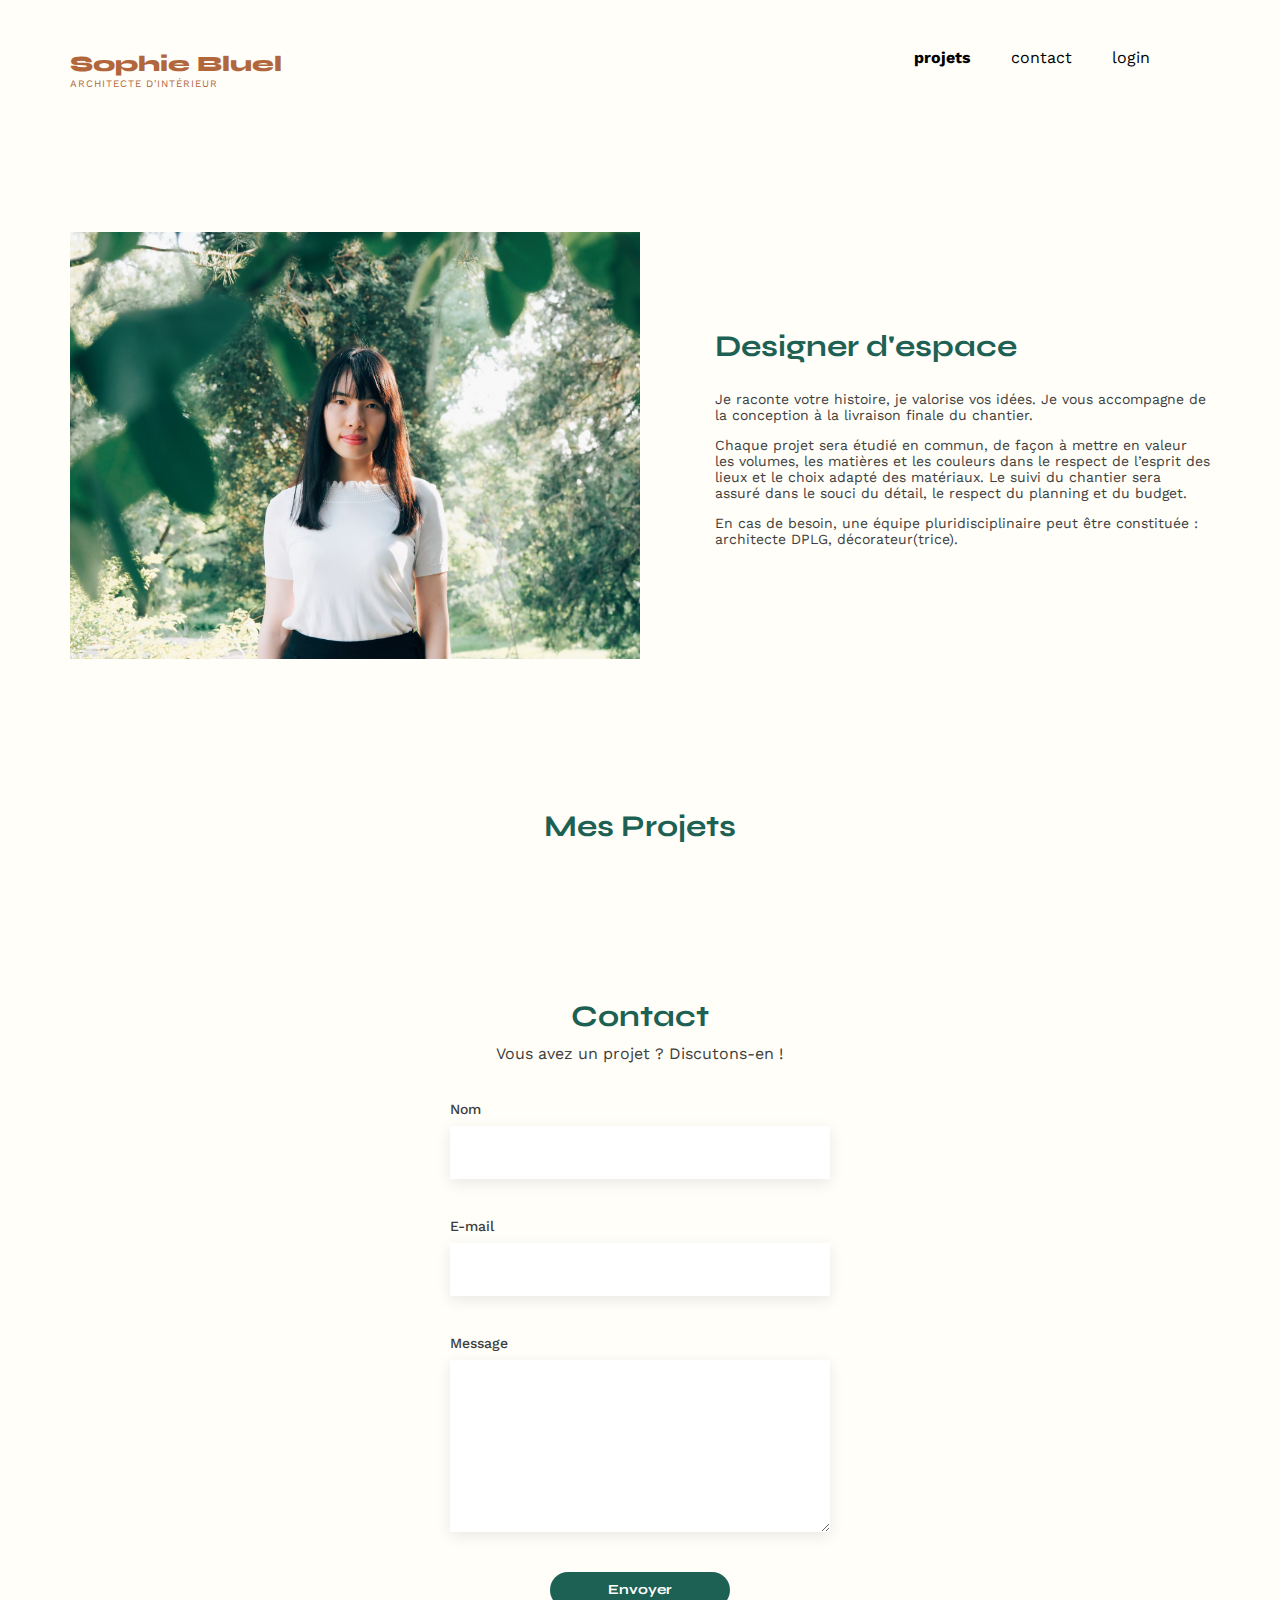
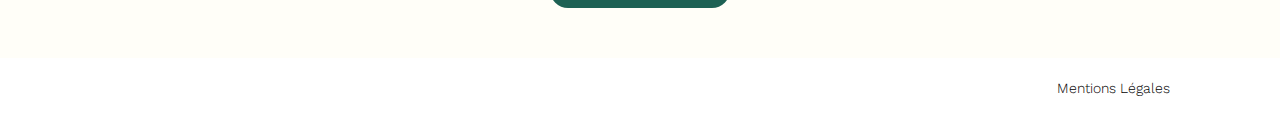
<file: FrontEnd/index.html>
<!DOCTYPE html>
<html lang="fr">

<head>
	<meta charset="UTF-8">
	<title>Sophie Bluel - Architecte d'intérieur</title>
	<meta name="viewport" content="width=device-width, initial-scale=1.0">
	<meta name="description" content="">
	<link rel="preconnect" href="https://fonts.googleapis.com">
	<link rel="preconnect" href="https://fonts.gstatic.com" crossorigin>
	<link href="https://fonts.googleapis.com/css2?family=Syne:wght@700;800&family=Work+Sans&display=swap"
		rel="stylesheet">
	<link rel="stylesheet" href="https://cdnjs.cloudflare.com/ajax/libs/font-awesome/6.2.1/css/all.min.css"
		integrity="sha512-MV7K8+y+gLIBoVD59lQIYicR65iaqukzvf/nwasF0nqhPay5w/9lJmVM2hMDcnK1OnMGCdVK+iQrJ7lzPJQd1w=="
		crossorigin="anonymous" referrerpolicy="no-referrer">
	<link rel="stylesheet" href="./assets/style.css">
	<script type="module" src="./projets.js"></script>
</head>

<body>
	<div class="banniere hidden">
		<i class="fa-regular fa-pen-to-square"></i>
		Mode édition
	</div>
	<dialog>
		<div class="modal-nav">
			<button class="close-btn"><i class="fa-solid fa-xmark fa-xl"></i></button>
			<button class="return-btn hidden"><i class="fa-solid fa-arrow-left fa-2xl"></i></button>
		</div>
		<section class="modal-delete">
			<h3>Galerie photo</h3>
			<div class="modal-gallery"></div>
			<hr>
			<input type="submit" value="Ajouter une photo" id="ajout-btn" autofocus>
		</section>
		<section class="modal-add hidden">
			<h3>Ajout photo</h3>
			<div class="photo-container">
				<div class="photo-select">
					<i class="fa-regular fa-image"></i>
					<label for="add-btn" class="add-btn">+ Ajouter photo</label>
					<input type="file" form="modal-form" id="add-btn" name="image" accept="image/png, image/jpeg" hidden>
					<p>jpg, png : 4mo max</p>
				</div>
				<div class="photo-preview hidden"></div>
			</div>
			<form id="modal-form">
				<label for="form-titre">Titre</label>
				<input type="text" name="title" id="form-titre">
				<label for="form-categorie">Catégorie</label>
				<div class="select-container">
					<select name="category" id="form-categorie"></select>
					<i class="fa-solid fa-chevron-down fa-sm"></i>
				</div>
			</form>
			<hr>
			<input type="submit" form="modal-form" value="Valider" id="valider-btn" disabled>
		</section>
	</dialog>
	<div class="container">
		<header class="">
			<h1>Sophie Bluel <span>ARCHITECTE D'INTÉRIEUR</span></h1>
			<nav>
				<ul>
					<li class="current-page">projets</li>
					<li>contact</li>
					<li><a href="./authentification.html" class="login-link">login</a></li>
					<li><i class="fa-brands fa-instagram fa-xl"></i></li>
				</ul>
			</nav>
		</header>
		<main>
			<div id="introduction">
				<figure>
					<img src="./assets/images/sophie-bluel.png" alt="Photo de l'architecte">
				</figure>
				<article>
					<h2>Designer d'espace</h2>
					<p>Je raconte votre histoire, je valorise vos idées. Je vous accompagne de la conception à la livraison finale
						du chantier.</p>
					<p>Chaque projet sera étudié en commun, de façon à mettre en valeur les volumes, les matières et les couleurs
						dans le respect de l’esprit des lieux et le choix adapté des matériaux. Le suivi du chantier sera assuré
						dans le souci du détail, le respect du planning et du budget.</p>
					<p>En cas de besoin, une équipe pluridisciplinaire peut être constituée : architecte DPLG, décorateur(trice).
					</p>
				</article>
			</div>
			<section id="portfolio">
				<h2>
					Mes Projets
					<button class="modifier-btn hidden">
						<i class="fa-regular fa-pen-to-square fa-lg"></i>
						modifier
					</button>
				</h2>
				<div class="filtres"></div>
				<div class="gallery"></div>
			</section>
			<section id="contact">
				<h2>Contact</h2>
				<p>Vous avez un projet ? Discutons-en !</p>
				<form action="#" method="post">
					<label for="name">Nom</label>
					<input type="text" name="name" id="name" required>
					<label for="email">E-mail</label>
					<input type="email" name="email" id="email" required>
					<label for="message">Message</label>
					<textarea name="message" id="message" cols="30" rows="10" required></textarea>
					<input type="submit" value="Envoyer">
				</form>
			</section>
		</main>
	</div>
	<footer>
		<nav>
			<ul>
				<li>Mentions Légales</li>
			</ul>
		</nav>
	</footer>
</body>

</html>
</file>
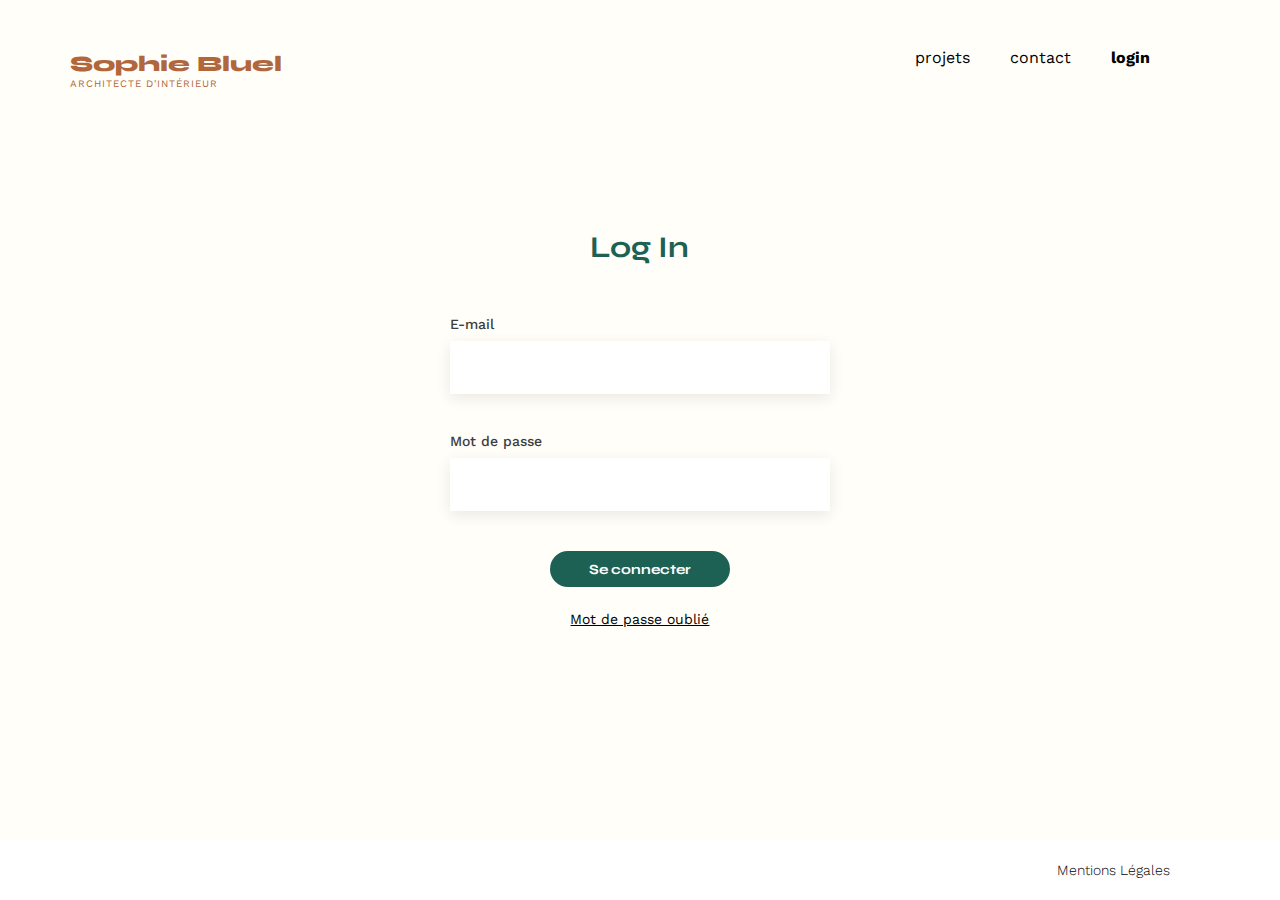
<file: FrontEnd/authentification.html>
<!DOCTYPE html>
<html lang="fr">

<head>
  <meta charset="UTF-8">
  <title>Sophie Bluel - Architecte d'intérieur</title>
  <meta name="viewport" content="width=device-width, initial-scale=1.0">
  <meta name="description" content="">
  <link rel="preconnect" href="https://fonts.googleapis.com">
  <link rel="preconnect" href="https://fonts.gstatic.com" crossorigin>
  <link href="https://fonts.googleapis.com/css2?family=Syne:wght@700;800&family=Work+Sans&display=swap"
    rel="stylesheet">
  <link rel="stylesheet" href="https://cdnjs.cloudflare.com/ajax/libs/font-awesome/6.2.1/css/all.min.css"
    integrity="sha512-MV7K8+y+gLIBoVD59lQIYicR65iaqukzvf/nwasF0nqhPay5w/9lJmVM2hMDcnK1OnMGCdVK+iQrJ7lzPJQd1w=="
    crossorigin="anonymous" referrerpolicy="no-referrer">
  <link rel="stylesheet" href="./assets/style.css">
  <script src="./login.js" defer></script>
</head>

<body>
  <div class="container">
    <header>
      <h1>Sophie Bluel <span>ARCHITECTE D'INTÉRIEUR</span></h1>
      <nav>
        <ul>
          <li><a href="./index.html">projets</a></li>
          <li>contact</li>
          <li class="current-page">login</li>
          <li><i class="fa-brands fa-instagram fa-xl"></i></li>
        </ul>
      </nav>
    </header>
    <main>
      <section id="login">
        <h2>Log In</h2>
        <form id="login-form">
          <label for="email">E-mail</label>
          <input type="email" name="email" id="email" required>
          <p class="error-cred hidden" id="email-error">
            <i class="fa-solid fa-triangle-exclamation"></i>
            Utilisateur inconnu
          </p>
          <label for="pwd">Mot de passe</label>
          <input type="password" name="pwd" id="pwd" required>
          <p class="error-cred hidden" id="pwd-error">
            <i class="fa-solid fa-triangle-exclamation"></i>
            Mot de passe incorrect
          </p>
          <input type="submit" value="Se connecter">
          <div class="mdp-oublie">
            <a href="#">Mot de passe oublié</a>
          </div>
        </form>
      </section>
    </main>
  </div>
  <footer>
    <nav>
      <ul>
        <li>Mentions Légales</li>
      </ul>
    </nav>
  </footer>
</body>

</html>
</file>
<file: FrontEnd/assets/style.css>
/* http://meyerweb.com/eric/tools/css/reset/
   v2.0 | 20110126
   License: none (public domain)
*/

html, body, div, span, applet, object, iframe,
h1, h2, h3, h4, h5, h6, p, blockquote, pre,
a, abbr, acronym, address, big, cite, code,
del, dfn, em, img, ins, kbd, q, s, samp,
small, strike, strong, sub, sup, tt, var,
b, u, i, center,
dl, dt, dd, ol, ul, li,
fieldset, form, label, legend,
table, caption, tbody, tfoot, thead, tr, th, td,
article, aside, canvas, details, embed,
figure, figcaption, footer, header, hgroup,
menu, nav, output, ruby, section, summary,
time, mark, audio, video {
	margin: 0;
	padding: 0;
	border: 0;
	font-size: 100%;
	font: inherit;
	vertical-align: baseline;
}

/* HTML5 display-role reset for older browsers */
article, aside, details, figcaption, figure,
footer, header, hgroup, menu, nav, section {
	display: block;
}

body {
	line-height: 1;
}

ol, ul {
	list-style: none;
}

blockquote, q {
	quotes: none;
}

blockquote:before, blockquote:after,
q:before, q:after {
	content: '';
	content: none;
}

table {
	border-collapse: collapse;
	border-spacing: 0;
}

/**MARK: end reset css**/
html, body {
	height: 100%;
}

body {
	font-family: 'Work Sans';
	font-size: 14px;
	color: #3D3D3D;
	background-color: #FFFEF8;
	display: flex;
	flex-direction: column;
}

.hidden {
	display: none;
}

section {
	margin: 0 95px;
}

h1 {
	display: flex;
	flex-direction: column;
	justify-content: space-evenly;
	font-family: 'Syne';
	font-size: 22px;
	font-weight: 800;
	color: #B1663C
}

h1>span {
	font-family: 'Work Sans';
	font-size: 10px;
	letter-spacing: 0.1em;
	font-weight: 400;
}

h2 {
	font-family: 'Syne';
	font-weight: 700;
	font-size: 30px;
	color: #1D6154;
}

.fa-pen-to-square {
	padding-right: 5px;
}

.banniere {
	background-color: black;
	color: white;
	text-align: center;
	font-size: 16px;
	padding: 21px 0;
}

.container {
	align-self: center;
	width: 100%;
	max-width: 1140px;
	flex: 1;
}

/**MARK: Modale **/
dialog {
	border: none;
	border-radius: 10px;
	width: 610px;
}

dialog::backdrop {
	background-color: rgba(0, 0, 0, 0.3);
}

.modal-nav {
	display: flex;
	flex-direction: row-reverse;
	justify-content: space-between;
}

.modal-nav button {
	margin: 15px;
	border: none;
	background-color: inherit;
	cursor: pointer;
}

dialog section {
	margin: 0 85px;
	display: flex;
	flex-direction: column;
	align-items: center;
}

dialog h3 {
	font-size: 26px;
	margin-bottom: 46px;
	color: black;
}

.modal-gallery {
	display: grid;
	grid-template-columns: repeat(5, 1fr);
	grid-column-gap: 9px;
	grid-row-gap: 29px;
	margin-bottom: 70px;
}

.modal-gallery img {
	max-height: 103px;
	height: 100%;
	width: 100%;
}

.modal-gallery figure {
	position: relative;
}

.delete-btn {
	position: absolute;
	top: 5px;
	right: 5px;
	border: none;
	border-radius: 2px;
	background-color: black;
	color: white;
	cursor: pointer;
}

.photo-container {
	background-color: #E8F1F6;
	width: 100%;
	display: flex;
	justify-content: center;
}

.photo-select {
	display: flex;
	flex-direction: column;
	align-items: center;
	padding: 10px 0 25px;
}

.fa-image {
	height: 76px;
	width: 76px;
	font-size: 65px;
	display: flex;
	justify-content: center;
	align-items: center;
	color: #B9C5CC;
}

.add-btn {
	border-radius: 50px;
	background-color: #CBD6DC;
	width: 173px;
	height: 36px;
	color: #306685;
	font-weight: 500;
	margin: 5px 0 10px;
	display: flex;
	justify-content: center;
	align-items: center;
}

.photo-select p {
	font-size: 10px;
	color: #444444;
}

.photo-preview {
	height: 172px;
}

.photo-preview img {
	height: 100%;
}

#modal-form {
	display: flex;
	flex-direction: column;
	width: 100%;
	margin-bottom: 45px;
}

.select-container {
	position: relative;
}

#form-categorie {
	appearance: unset;
	width: 100%;
}

.fa-chevron-down {
	color: #6C6C6C;
	position: absolute;
	top: 25px;
	right: 25px;
	pointer-events: none;
}

dialog hr {
	border: 1px solid #b3b3b3;
	width: 100%;
	margin: 0;
}

#ajout-btn,
#valider-btn {
	width: 237px;
	margin-bottom: 35px;
}

#valider-btn:disabled {
	background-color: #A7A7A7;
	cursor: not-allowed;
}

/**MARK: Header **/
header {
	display: flex;
	justify-content: space-between;
	height: 42px;
	margin-top: 50px;
	margin-bottom: 140px;
}

.header-admin {
	margin-bottom: 90px;
}

nav ul {
	display: flex;
	align-items: center;
	list-style-type: none;
	color: black;
}

nav a {
	text-decoration: none;
	color: black;
}

header nav li {
	padding: 0 20px;
	font-size: 16px;
}

nav a:hover,
li:hover {
	color: #B1663C;
}

.current-page {
	font-weight: 700;
}

.current-page:hover {
	color: initial;
}

/**MARK: Introduction **/
#introduction {
	display: flex;
	align-items: center;
	margin-bottom: 150px;
}

#introduction figure {
	width: 50%;
	flex-shrink: 0;
}

#introduction img {
	width: 100%;
}

#introduction article {
	width: 50%;
	padding-left: 75px;
}

#introduction h2 {
	margin-bottom: 1em;
}

#introduction p {
	margin-bottom: 1em;
	line-height: 16px;
}

/**MARK: Portfolio **/
#portfolio h2 {
	margin-bottom: 50px;
	display: flex;
	justify-content: center;
	gap: 25px;
}

.modifier-btn {
	border: none;
	background-color: inherit;
	cursor: pointer;
}

.filtres {
	display: flex;
	gap: 10px;
	justify-content: center;
}

.filtres button {
	border-radius: 60px;
	height: 37px;
	font-family: 'Syne';
	font-weight: 700;
	font-size: 16px;
	min-width: 100px;
	padding: 0 10px;
}

.btn-filter-inactive {
	background-color: white;
	color: #1D6154;
	border: 1px solid #1D6154;
}

.btn-filter-active {
	background-color: #1D6154;
	color: white;
	border: none;
}

.gallery {
	display: grid;
	grid-template-columns: repeat(3, 1fr);
	grid-column-gap: 20px;
	grid-row-gap: 20px;
	font-size: 13px;
	padding-top: 50px;
	margin-bottom: 60px;
}

.gallery img {
	width: 100%;
	max-height: 407px;
	height: 100%;
	margin-bottom: 5px;
}

/**MARK: Formulaire **/
#contact,
#login {
	width: 33.3%;
	margin: auto;
}

#contact>*,
#login>* {
	text-align: center;
}

#contact h2,
#login h2 {
	margin-bottom: 15px;
}

#contact p {
	font-size: 16px;
}

#contact form,
#login form {
	text-align: left;
	display: flex;
	flex-direction: column;
}

input[type="text"], input[type="email"],
input[type="password"], select {
	height: 51px;
	font-size: 1em;
	border: none;
	box-shadow: 0px 4px 14px rgba(0, 0, 0, 0.09);
	background-color: white;
	padding-left: 15px;
	color: #444444;
}

label {
	margin: 40px 0 10px 0;
	font-weight: 500;
}

#contact textarea {
	border: none;
	box-shadow: 0px 4px 14px rgba(0, 0, 0, 0.09);
	padding-left: 15px;
	padding-top: 10px;
	color: #444444;
	font-family: 'Work Sans';
	font-size: 1em;
}

.error-cred {
	padding-top: 10px;
	color: red;
}

input[type="submit"] {
	font-family: 'Syne';
	font-weight: 700;
	font-size: 1em;
	color: white;
	background-color: #1D6154;
	margin: 40px auto 50px;
	width: 180px;
	text-align: center;
	border-radius: 60px;
	height: 36px;
	border: none;
}

input[type="submit"]:hover {
	background-color: #0E2F28;
}

#login input[type="submit"] {
	margin-bottom: 25px;
}

.mdp-oublie {
	margin: auto;
}

.mdp-oublie a {
	color: black;
}

/**MARK: Footer **/
footer {
	background-color: white;
}

footer nav ul {
	display: flex;
	justify-content: flex-end;
	height: 60px;
	margin-right: 110px;
}

footer nav li {
	font-weight: 300;
}
</file>
